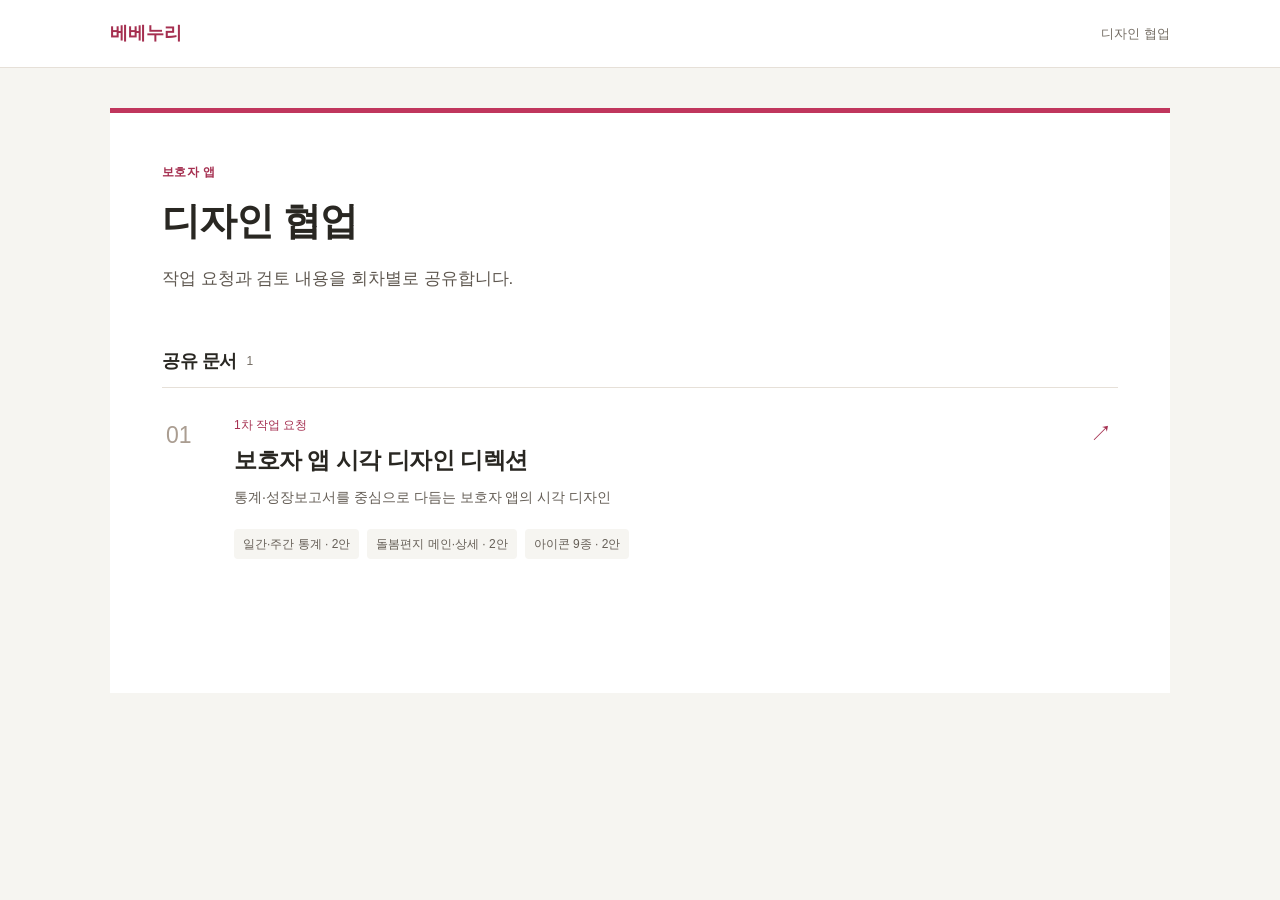
<file: index.html>
<!doctype html>
<html lang="ko"><head><meta charset="utf-8"><meta name="viewport" content="width=device-width,initial-scale=1">
<title>베베누리 디자인 협업</title><meta name="description" content="베베누리 디자인 작업 요청과 공유 문서"><meta name="robots" content="noindex,nofollow"><link rel="stylesheet" href="/styles.css"></head>
<body class="library-page">
<nav class="site-nav" aria-label="사이트"><a class="brand" href="/">베베누리</a><span class="library-nav-label">디자인 협업</span></nav>
<main class="library">
<header><p class="request-label">보호자 앱</p><h1>디자인 협업</h1><p>작업 요청과 검토 내용을 회차별로 공유합니다.</p></header>
<div class="library-heading"><h2>공유 문서</h2><span>1</span></div>
<div class="document-list"><a class="document-row" href="/requests/01/"><span class="document-number">01</span><div class="document-copy"><p class="document-label">1차 작업 요청</p><h2>보호자 앱 시각 디자인 디렉션</h2><p>통계·성장보고서를 중심으로 다듬는 보호자 앱의 시각 디자인</p><div class="document-tags"><span>일간·주간 통계 · 2안</span><span>돌봄편지 메인·상세 · 2안</span><span>아이콘 9종 · 2안</span></div></div><span class="document-arrow" aria-hidden="true">↗</span></a></div>
</main>
<script>
const oldSections=['direction','colors','icons','daily','weekly','scope'];
if(oldSections.includes(location.hash.slice(1)))location.replace('/requests/01/'+location.hash);
</script>
</body></html>
</file>
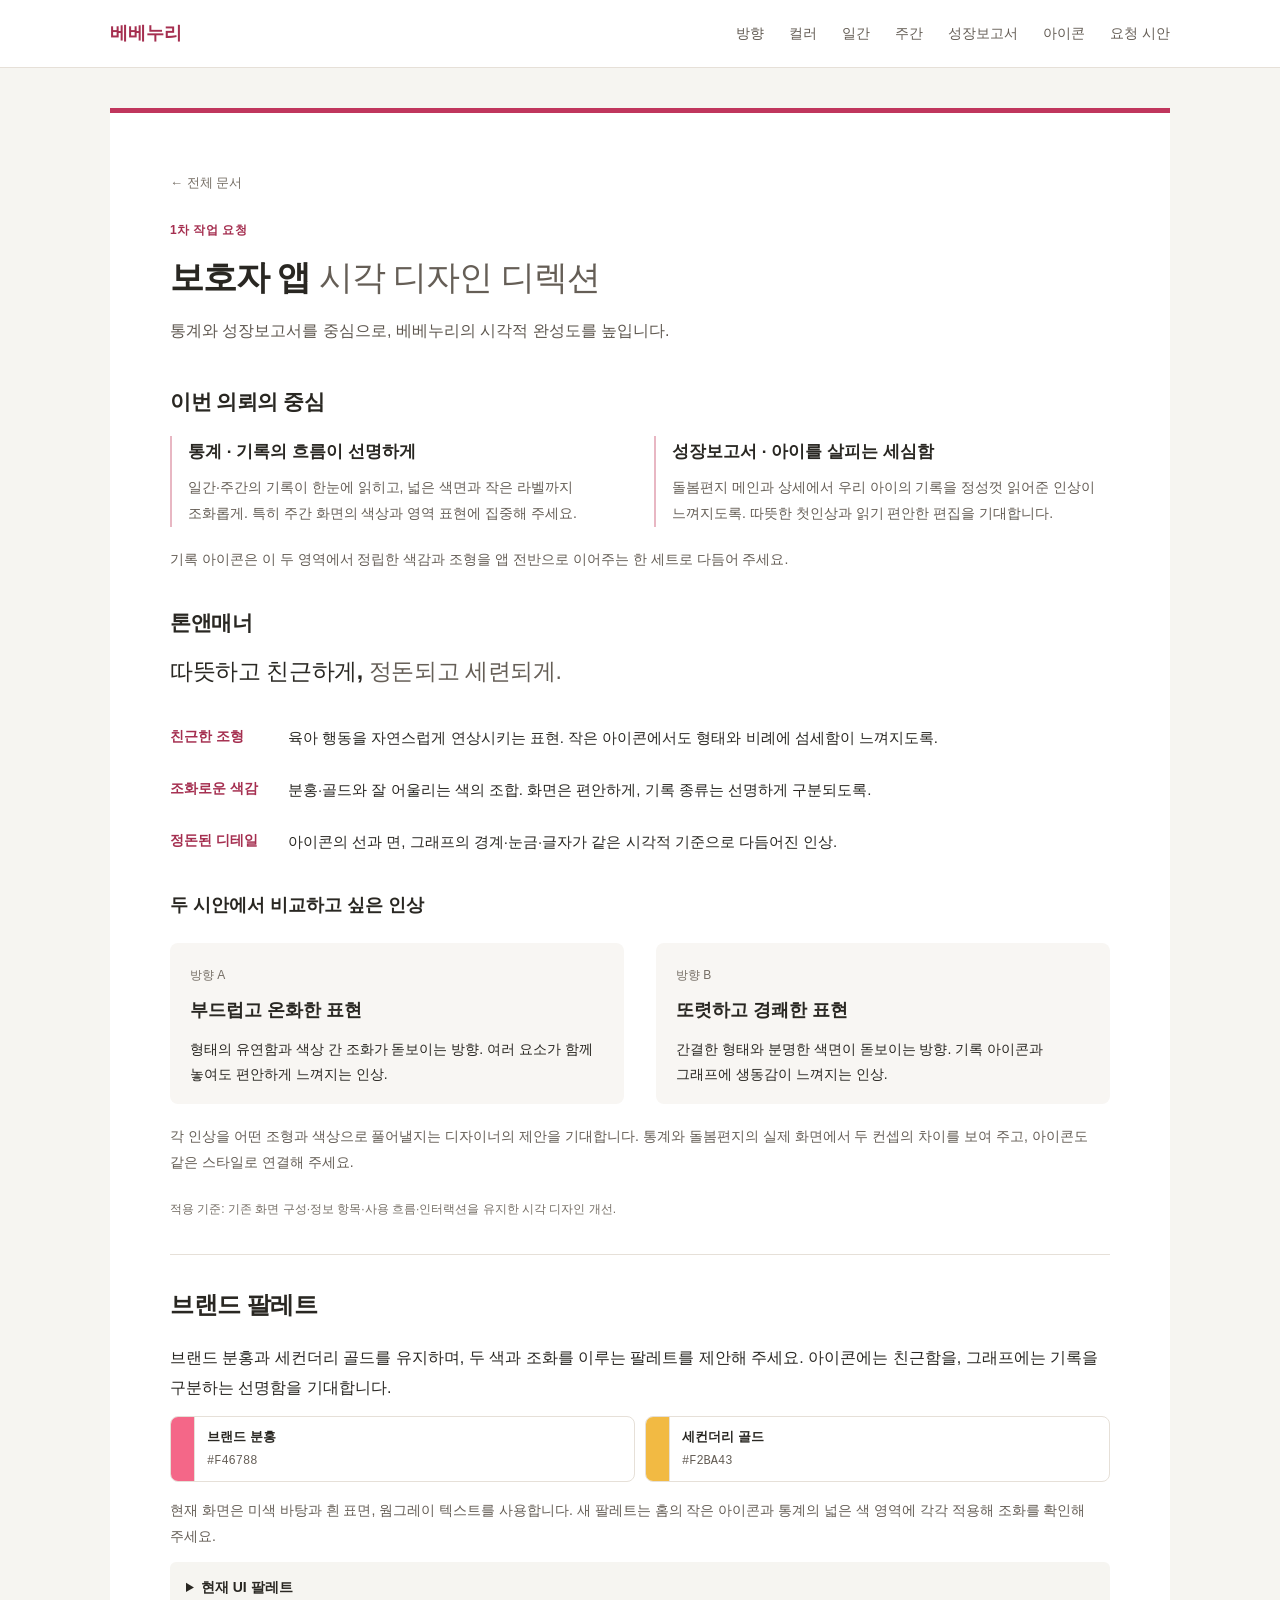
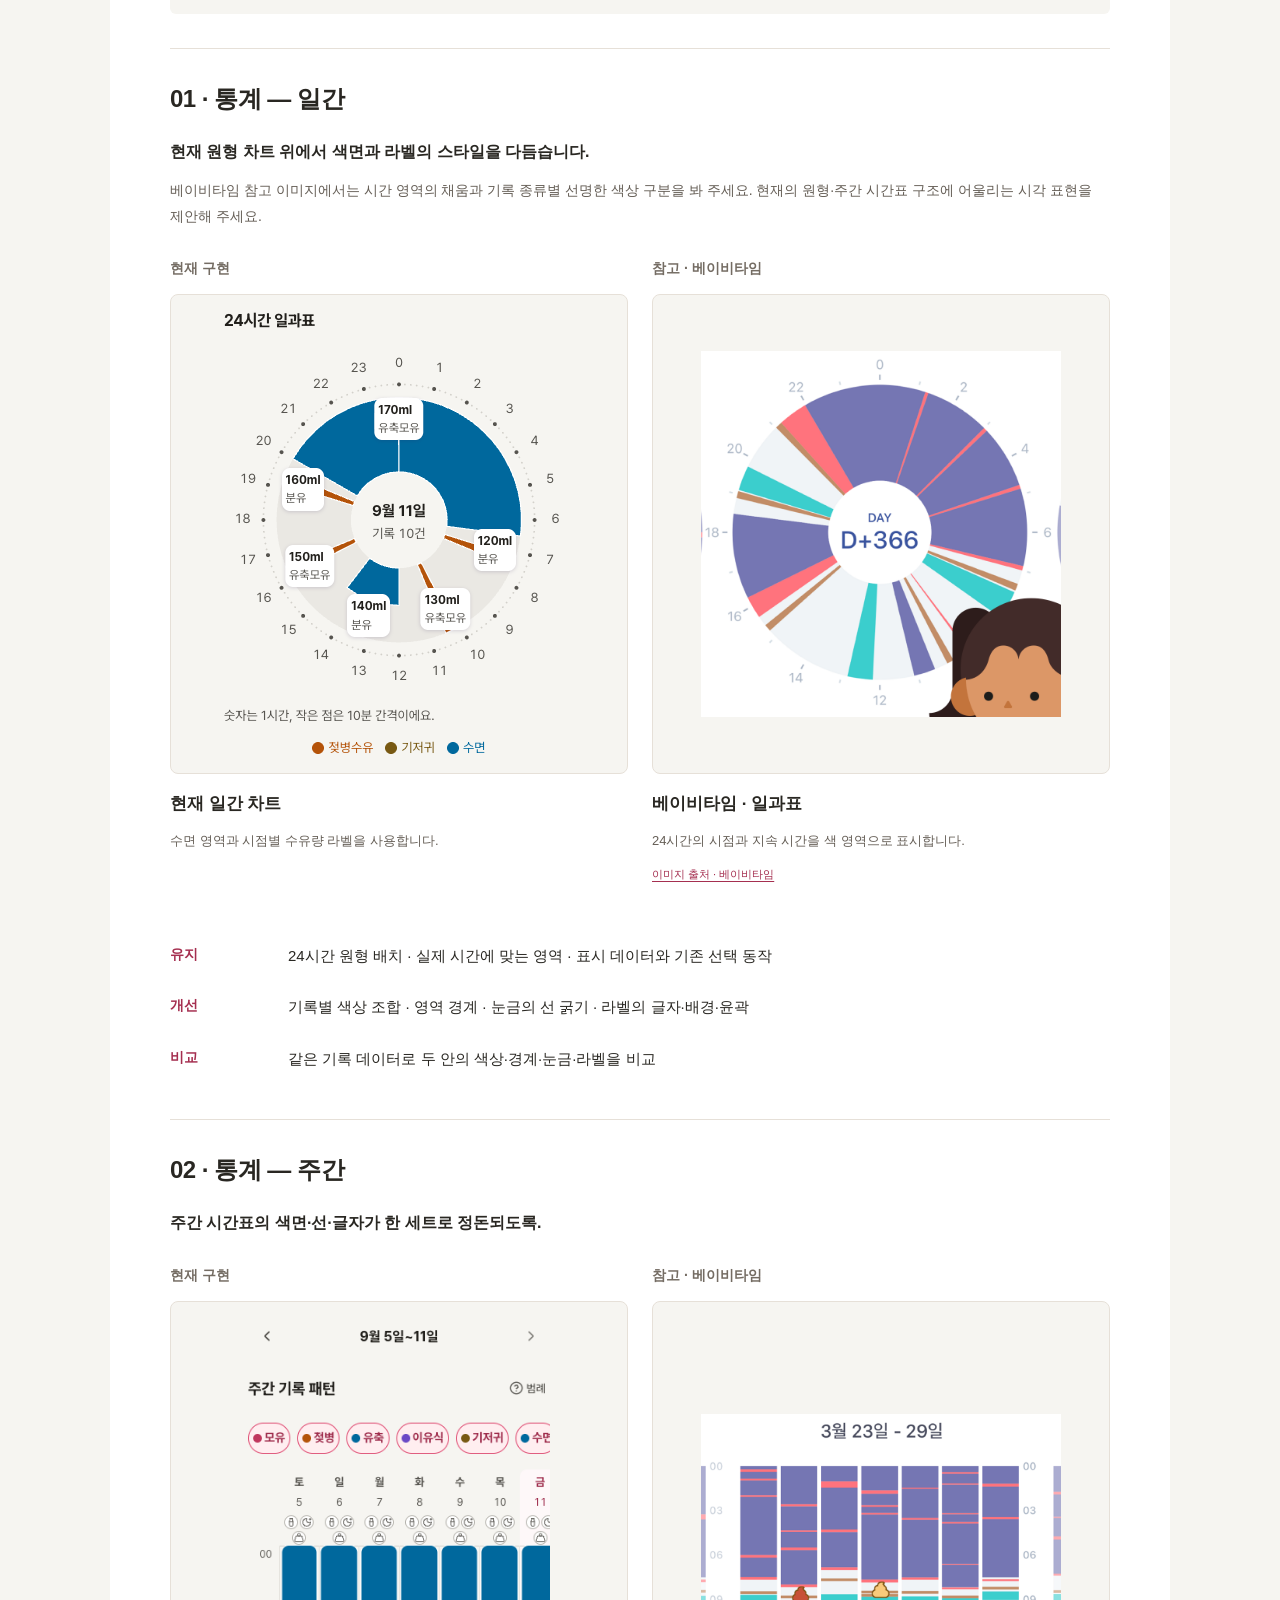
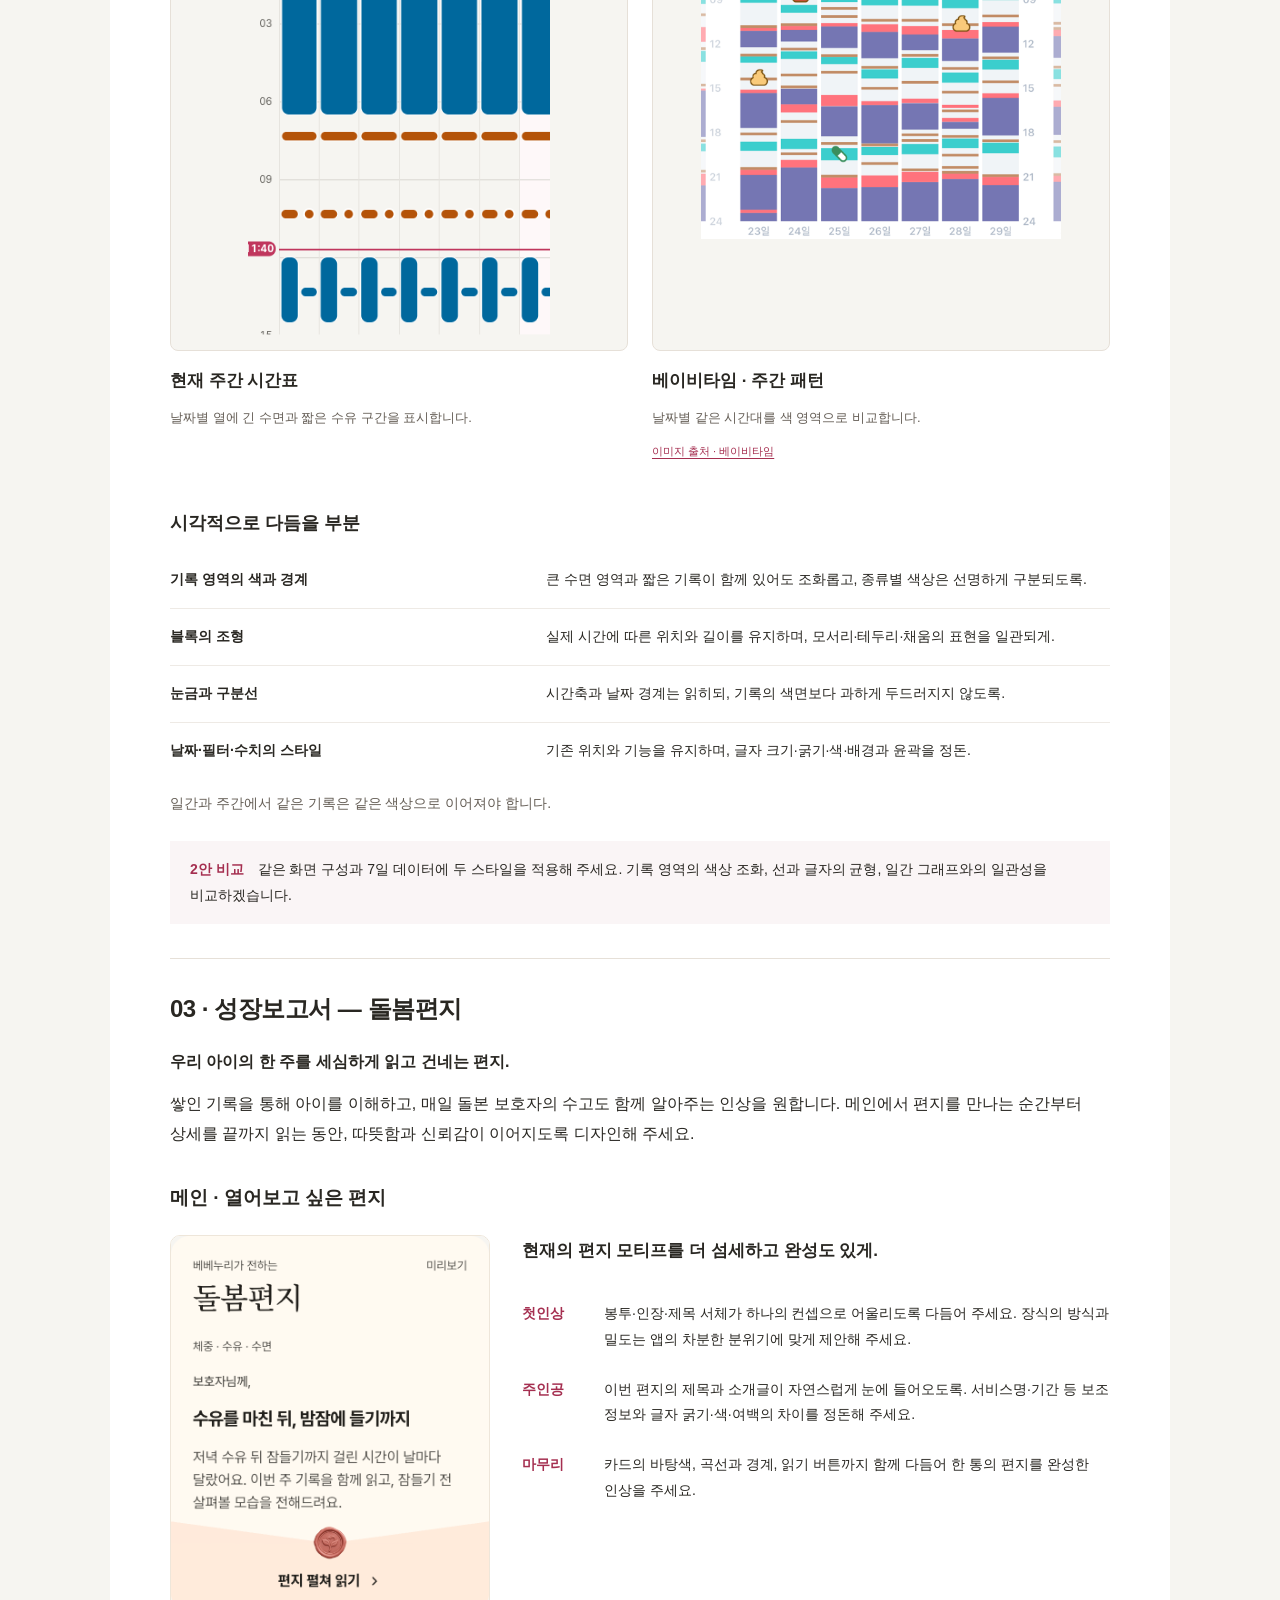
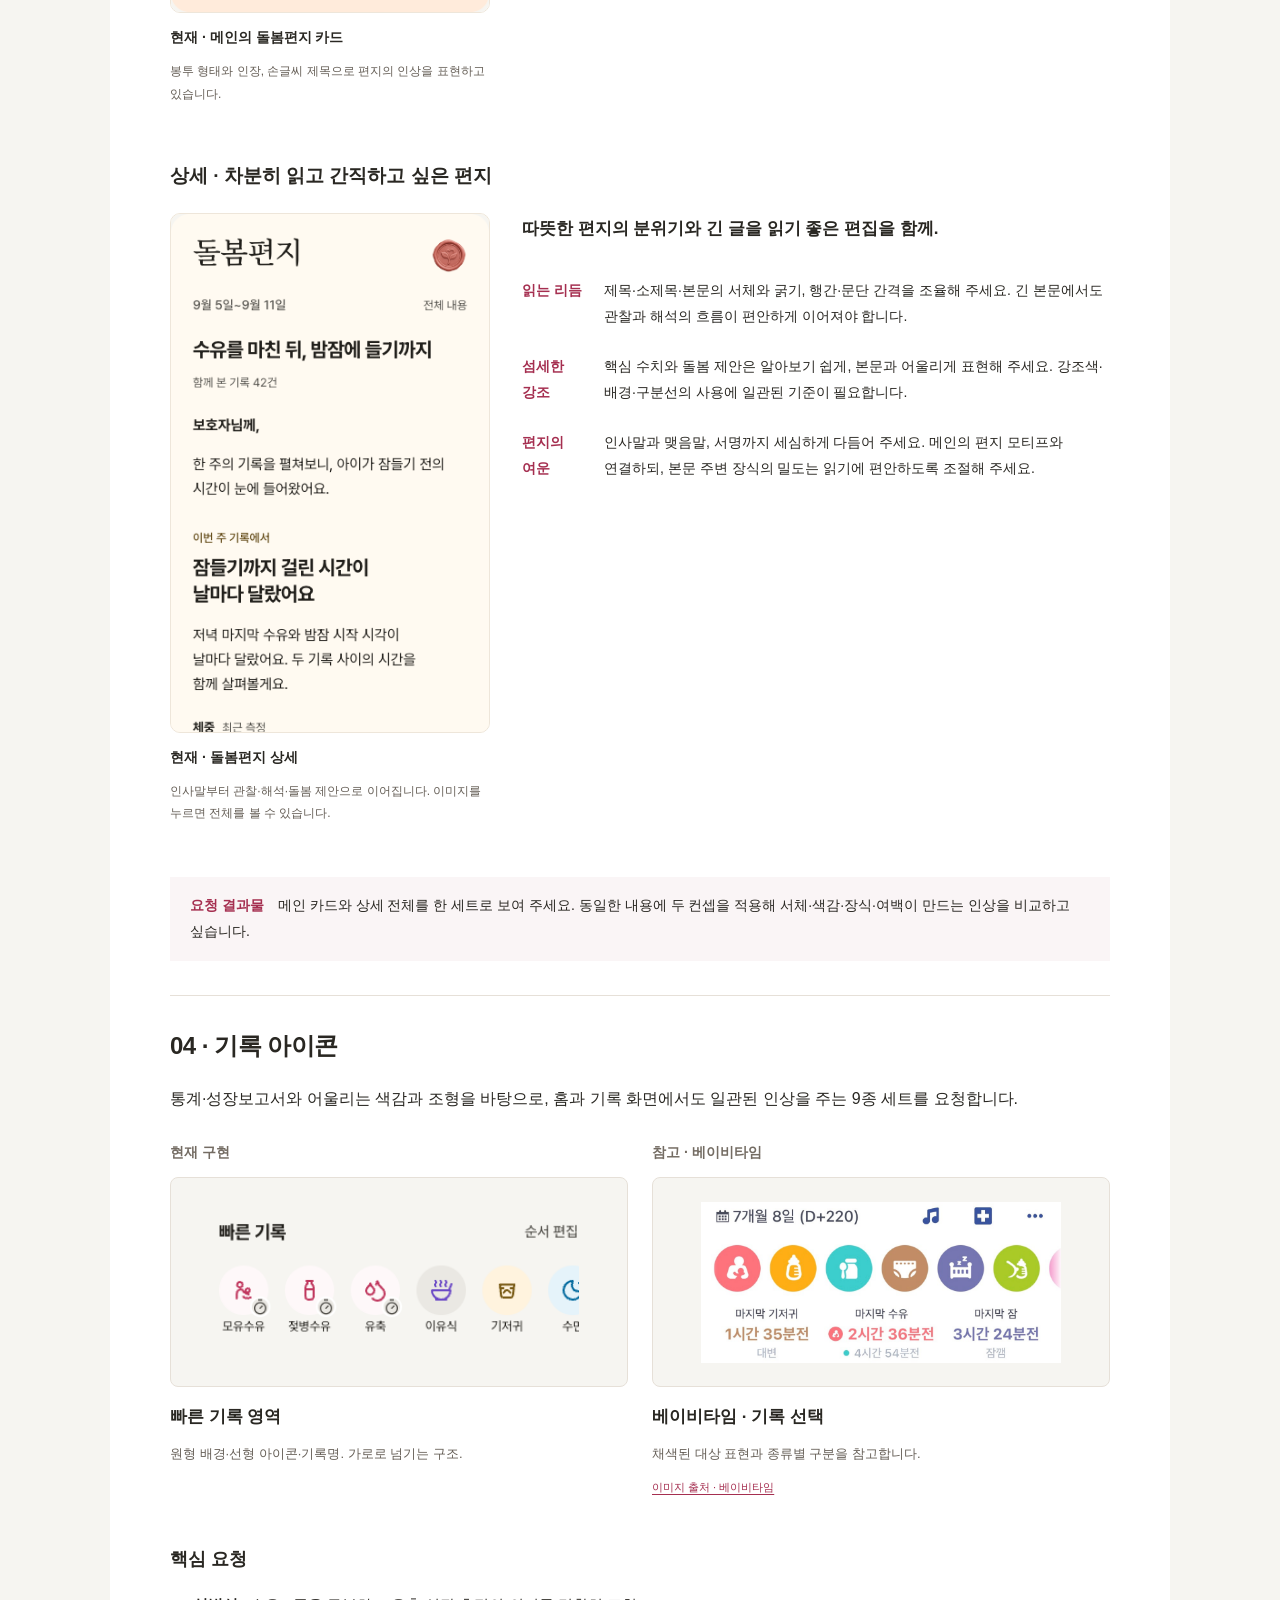
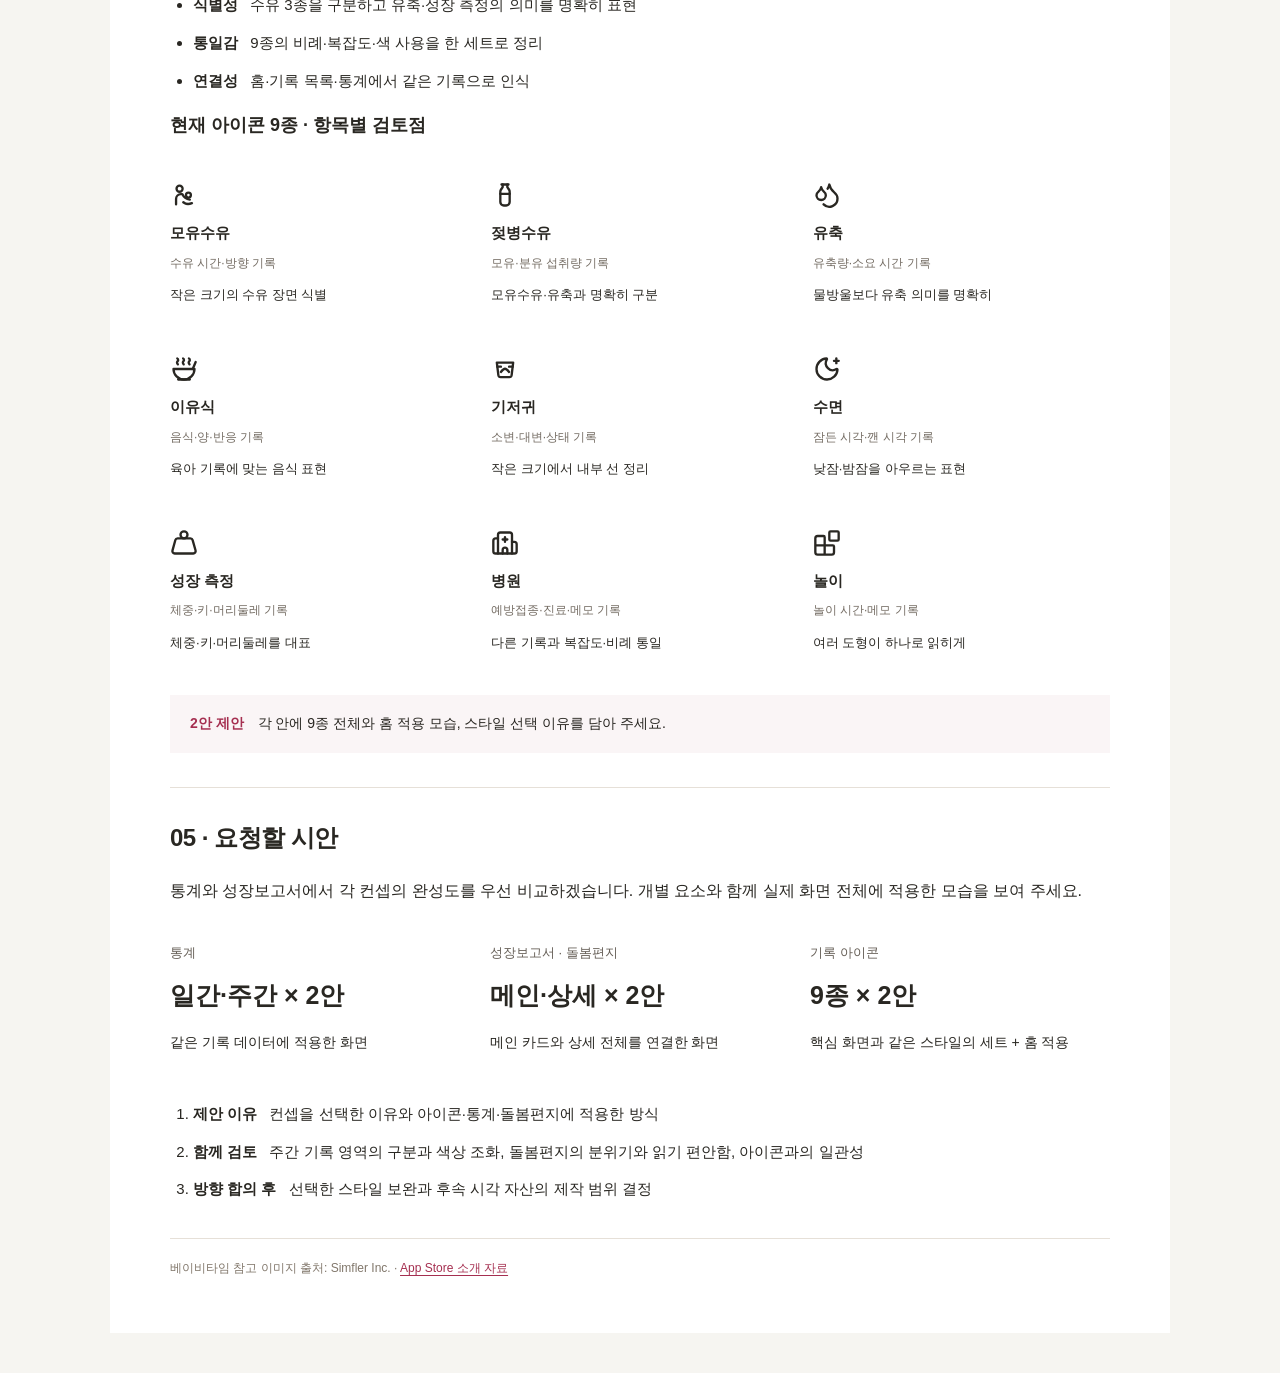
<file: requests/01/index.html>
<!doctype html><html lang="ko"><head><meta charset="utf-8"><meta name="viewport" content="width=device-width,initial-scale=1"><title>1차 작업 요청 · 시각 디자인 | 베베누리</title><meta name="description" content="베베누리 보호자 앱의 기록 아이콘·통계·돌봄편지 시각 디자인 디렉션"><meta name="robots" content="noindex,nofollow">
<link rel="stylesheet" href="/styles.css"></head><body><nav class="site-nav" aria-label="문서 목차"><a class="brand" href="/">베베누리</a><a href="#direction">방향</a><a href="#colors">컬러</a><a href="#daily">일간</a><a href="#weekly">주간</a><a href="#letter">성장보고서</a><a href="#icons">아이콘</a><a href="#scope">요청 시안</a></nav><main id="top">
<header><a class="back-to-list" href="/">← 전체 문서</a><p class="request-label">1차 작업 요청</p><h1 class="document-title"><strong>보호자 앱</strong> <span>시각 디자인 디렉션</span></h1>
<p>통계와 성장보고서를 중심으로, 베베누리의 시각적 완성도를 높입니다.</p>
</header>

<section id="direction"><h2>이번 의뢰의 중심</h2>
<div class="design-priorities">
<article><h3>통계 · 기록의 흐름이 선명하게</h3><p>일간·주간의 기록이 한눈에 읽히고, 넓은 색면과 작은 라벨까지 조화롭게. 특히 주간 화면의 색상과 영역 표현에 집중해 주세요.</p></article>
<article><h3>성장보고서 · 아이를 살피는 세심함</h3><p>돌봄편지 메인과 상세에서 우리 아이의 기록을 정성껏 읽어준 인상이 느껴지도록. 따뜻한 첫인상과 읽기 편안한 편집을 기대합니다.</p></article>
</div>
<p class="priority-support">기록 아이콘은 이 두 영역에서 정립한 색감과 조형을 앱 전반으로 이어주는 한 세트로 다듬어 주세요.</p>
<h2 class="tone-heading">톤앤매너</h2>
<p class="concept-lead">따뜻하고 친근하게, <span>정돈되고 세련되게.</span></p>

<dl class="brief-rules">
<div><dt>친근한 조형</dt><dd>육아 행동을 자연스럽게 연상시키는 표현. 작은 아이콘에서도 형태와 비례에 섬세함이 느껴지도록.</dd></div>
<div><dt>조화로운 색감</dt><dd>분홍·골드와 잘 어울리는 색의 조합. 화면은 편안하게, 기록 종류는 선명하게 구분되도록.</dd></div>
<div><dt>정돈된 디테일</dt><dd>아이콘의 선과 면, 그래프의 경계·눈금·글자가 같은 시각적 기준으로 다듬어진 인상.</dd></div>
</dl>
<h3>두 시안에서 비교하고 싶은 인상</h3>
<div class="concept-options">
<article><span>방향 A</span><h4>부드럽고 온화한 표현</h4><p>형태의 유연함과 색상 간 조화가 돋보이는 방향. 여러 요소가 함께 놓여도 편안하게 느껴지는 인상.</p></article>
<article><span>방향 B</span><h4>또렷하고 경쾌한 표현</h4><p>간결한 형태와 분명한 색면이 돋보이는 방향. 기록 아이콘과 그래프에 생동감이 느껴지는 인상.</p></article>
</div>
<p class="short-note">각 인상을 어떤 조형과 색상으로 풀어낼지는 디자이너의 제안을 기대합니다. 통계와 돌봄편지의 실제 화면에서 두 컨셉의 차이를 보여 주고, 아이콘도 같은 스타일로 연결해 주세요.</p>
<p class="scope-note">적용 기준: 기존 화면 구성·정보 항목·사용 흐름·인터랙션을 유지한 시각 디자인 개선.</p>
</section>
<section id="colors"><h2>브랜드 팔레트</h2>
<p>브랜드 분홍과 세컨더리 골드를 유지하며, 두 색과 조화를 이루는 팔레트를 제안해 주세요. 아이콘에는 친근함을, 그래프에는 기록을 구분하는 선명함을 기대합니다.</p>
<div class="palette fixed-palette"><article class="swatch"><div class="color-sample" style="background:#F46788"></div><div><strong>브랜드 분홍</strong><span class="hex">#F46788</span><p>브랜드의 기본 색상</p>
<code>--mt-brand-primary</code></div></article>
<article class="swatch"><div class="color-sample" style="background:#F2BA43"></div><div><strong>세컨더리 골드</strong><span class="hex">#F2BA43</span><p>브랜드의 세컨더리 색상</p>
<code>--mt-brand-secondary</code></div></article>
</div>
<p class="short-note">현재 화면은 미색 바탕과 흰 표면, 웜그레이 텍스트를 사용합니다. 새 팔레트는 홈의 작은 아이콘과 통계의 넓은 색 영역에 각각 적용해 조화를 확인해 주세요.</p>
<details class="reference-details"><summary>현재 UI 팔레트</summary><div class="palette"><article class="swatch"><div class="color-sample" style="background:#C0365D"></div><div><strong>주요 버튼·강조</strong><span class="hex">#C0365D</span><p>브랜드 분홍보다 짙은 버튼과 강조 텍스트</p>
</div></article>
<article class="swatch"><div class="color-sample" style="background:#9F2D4D"></div><div><strong>강한 CTA</strong><span class="hex">#9F2D4D</span><p>중요 행동을 위한 더 짙은 분홍</p>
</div></article>
<article class="swatch"><div class="color-sample" style="background:#F6F5F1"></div><div><strong>앱 기본 바탕</strong><span class="hex">#F6F5F1</span><p>앱 전반의 따뜻한 미색</p>
</div></article>
<article class="swatch"><div class="color-sample" style="background:#FFFFFF"></div><div><strong>카드·시트 표면</strong><span class="hex">#FFFFFF</span><p>기본 바탕 위의 흰 표면</p>
</div></article>
<article class="swatch"><div class="color-sample" style="background:#211F1B"></div><div><strong>주요 텍스트</strong><span class="hex">#211F1B</span><p>제목·본문·핵심 수치</p>
</div></article>
<article class="swatch"><div class="color-sample" style="background:#56544F"></div><div><strong>보조 텍스트</strong><span class="hex">#56544F</span><p>설명과 보조 정보</p>
</div></article>
<article class="swatch"><div class="color-sample" style="background:#FFEEF0"></div><div><strong>선택 배경</strong><span class="hex">#FFEEF0</span><p>연한 분홍의 선택 영역</p>
</div></article>
<article class="swatch"><div class="color-sample" style="background:#FFF3DE"></div><div><strong>따뜻한 강조 배경</strong><span class="hex">#FFF3DE</span><p>골드 계열의 밝은 강조 면</p>
</div></article>
<article class="swatch"><div class="color-sample" style="background:#007A78"></div><div><strong>정상</strong><span class="hex">#007A78</span><p>청록색 상태 표시</p>
</div></article>
<article class="swatch"><div class="color-sample" style="background:#F0A202"></div><div><strong>주의</strong><span class="hex">#F0A202</span><p>노란 주황색 채움</p>
</div></article>
<article class="swatch"><div class="color-sample" style="background:#A61B29"></div><div><strong>위험</strong><span class="hex">#A61B29</span><p>진홍색 상태 표시</p>
</div></article>
<article class="swatch"><div class="color-sample" style="background:#4A5568"></div><div><strong>판정 대기</strong><span class="hex">#4A5568</span><p>슬레이트색 상태 표시</p>
</div></article>
</div><p>상태색은 정상·주의·위험·대기의 의미를 전달하고, 기록 종류나 선택 상태와 구분되어야 합니다.</p>
</details>

</section>
<section id="daily"><h2>01 · 통계 — 일간</h2>
<p><strong>현재 원형 차트 위에서 색면과 라벨의 스타일을 다듬습니다.</strong></p>
<p class="short-note">베이비타임 참고 이미지에서는 시간 영역의 채움과 기록 종류별 선명한 색상 구분을 봐 주세요. 현재의 원형·주간 시간표 구조에 어울리는 시각 표현을 제안해 주세요.</p>
<div class="comparison comparison-daily"><div><h3>현재 구현</h3>
<figure><button class="expand" aria-label="현재 일간 차트 확대"><span class="image-crop" style="--crop-ratio:0.781250;aspect-ratio:350/448"><img style="width:100.00000%;max-width:none;height:auto;left:0.00000%;top:0.00000%" src="/assets/01/current-daily.png" alt="현재 일간 차트"></span></button><figcaption><strong>현재 일간 차트</strong><p>수면 영역과 시점별 수유량 라벨을 사용합니다.</p>
</figcaption></figure>
</div><div><h3>참고 · 베이비타임</h3>
<figure><button class="expand" aria-label="일간 일과표 이미지 확대"><span class="image-crop" style="--crop-ratio:0.984043;aspect-ratio:925/940"><img style="width:134.27027%;max-width:none;height:auto;left:-17.83784%;top:-87.23404%" src="/assets/01/babytime-daily.png" alt="베이비타임 일간 일과표 참고 이미지"></span></button><figcaption><strong>베이비타임 · 일과표</strong><p>24시간의 시점과 지속 시간을 색 영역으로 표시합니다.</p>
<a href="https://is1-ssl.mzstatic.com/image/thumb/Purple112/v4/0e/db/94/0edb9422-8b29-2d84-781e-0ce4e76e7c90/db3ed5ea-ed5e-498d-9136-3be3eb76f281_Appstore_KR_02.png/392x696bb.png" target="_blank" rel="noreferrer">이미지 출처 · 베이비타임</a></figcaption></figure>
</div></div>
<dl class="brief-rules"><div><dt>유지</dt><dd>24시간 원형 배치 · 실제 시간에 맞는 영역 · 표시 데이터와 기존 선택 동작</dd></div>
<div><dt>개선</dt><dd>기록별 색상 조합 · 영역 경계 · 눈금의 선 굵기 · 라벨의 글자·배경·윤곽</dd></div>
<div><dt>비교</dt><dd>같은 기록 데이터로 두 안의 색상·경계·눈금·라벨을 비교</dd></div></dl>
</section>
<section id="weekly"><h2>02 · 통계 — 주간</h2>
<p class="lead"><strong>주간 시간표의 색면·선·글자가 한 세트로 정돈되도록.</strong></p>
<div class="comparison comparison-weekly"><div><h3>현재 구현</h3>
<figure><button class="expand" aria-label="현재 주간 시간표 확대"><span class="image-crop" style="--crop-ratio:0.490196;aspect-ratio:350/714"><img style="width:100.00000%;max-width:none;height:auto;left:0.00000%;top:0.00000%" src="/assets/01/current-weekly.png" alt="현재 주간 시간표"></span></button><figcaption><strong>현재 주간 시간표</strong><p>날짜별 열에 긴 수면과 짧은 수유 구간을 표시합니다.</p>
</figcaption></figure>
</div><div><h3>참고 · 베이비타임</h3>
<figure><button class="expand" aria-label="주간 패턴 이미지 확대"><span class="image-crop" style="--crop-ratio:0.846154;aspect-ratio:990/1170"><img style="width:125.45455%;max-width:none;height:auto;left:-12.62626%;top:-65.81197%" src="/assets/01/babytime-weekly.png" alt="베이비타임 주간 패턴 참고 이미지"></span></button><figcaption><strong>베이비타임 · 주간 패턴</strong><p>날짜별 같은 시간대를 색 영역으로 비교합니다.</p>
<a href="https://is1-ssl.mzstatic.com/image/thumb/PurpleSource112/v4/6e/77/e2/6e77e22b-38f2-4943-9671-ba6ce833d300/23f01aa0-59c7-4bdb-9d9d-5dc3a458234c_iOS_weekly_KR.png/392x696bb.png" target="_blank" rel="noreferrer">이미지 출처 · 베이비타임</a></figcaption></figure>
</div></div>
<h3>시각적으로 다듬을 부분</h3>
<div class="issue-list">
<div><strong>기록 영역의 색과 경계</strong><span>큰 수면 영역과 짧은 기록이 함께 있어도 조화롭고, 종류별 색상은 선명하게 구분되도록.</span></div>
<div><strong>블록의 조형</strong><span>실제 시간에 따른 위치와 길이를 유지하며, 모서리·테두리·채움의 표현을 일관되게.</span></div>
<div><strong>눈금과 구분선</strong><span>시간축과 날짜 경계는 읽히되, 기록의 색면보다 과하게 두드러지지 않도록.</span></div>
<div><strong>날짜·필터·수치의 스타일</strong><span>기존 위치와 기능을 유지하며, 글자 크기·굵기·색·배경과 윤곽을 정돈.</span></div>
</div>
<p class="short-note">일간과 주간에서 같은 기록은 같은 색상으로 이어져야 합니다. </p>
<p class="deliver-line"><strong>2안 비교</strong> 같은 화면 구성과 7일 데이터에 두 스타일을 적용해 주세요. 기록 영역의 색상 조화, 선과 글자의 균형, 일간 그래프와의 일관성을 비교하겠습니다.</p>
</section>
<section id="letter"><h2>03 · 성장보고서 — 돌봄편지</h2>
<p class="lead"><strong>우리 아이의 한 주를 세심하게 읽고 건네는 편지.</strong></p>
<p>쌓인 기록을 통해 아이를 이해하고, 매일 돌본 보호자의 수고도 함께 알아주는 인상을 원합니다. 메인에서 편지를 만나는 순간부터 상세를 끝까지 읽는 동안, 따뜻함과 신뢰감이 이어지도록 디자인해 주세요.</p>
<h3 class="letter-subtitle">메인 · 열어보고 싶은 편지</h3>
<div class="letter-direction">
<figure><button class="expand" aria-label="현재 돌봄편지 메인 카드 확대"><img src="/assets/01/letter-main.png" alt="현재 메인의 돌봄편지 카드: 제목과 소개글, 봉투 형태와 인장, 편지 펼쳐 읽기 버튼"></button><figcaption><strong>현재 · 메인의 돌봄편지 카드</strong><p>봉투 형태와 인장, 손글씨 제목으로 편지의 인상을 표현하고 있습니다.</p></figcaption></figure>
<div><p class="letter-intent">현재의 편지 모티프를 더 섬세하고 완성도 있게.</p>
<dl class="brief-rules">
<div><dt>첫인상</dt><dd>봉투·인장·제목 서체가 하나의 컨셉으로 어울리도록 다듬어 주세요. 장식의 방식과 밀도는 앱의 차분한 분위기에 맞게 제안해 주세요.</dd></div>
<div><dt>주인공</dt><dd>이번 편지의 제목과 소개글이 자연스럽게 눈에 들어오도록. 서비스명·기간 등 보조 정보와 글자 굵기·색·여백의 차이를 정돈해 주세요.</dd></div>
<div><dt>마무리</dt><dd>카드의 바탕색, 곡선과 경계, 읽기 버튼까지 함께 다듬어 한 통의 편지를 완성한 인상을 주세요.</dd></div>
</dl></div></div>
<h3 class="letter-subtitle">상세 · 차분히 읽고 간직하고 싶은 편지</h3>
<div class="letter-direction">
<figure><button class="expand letter-detail-image" aria-label="현재 돌봄편지 상세 전체 확대"><img src="/assets/01/letter-detail.png" alt="현재 돌봄편지 상세: 인사말, 기록 관찰, 수치 요약, 해석, 돌봄 제안과 맺음말"></button><figcaption><strong>현재 · 돌봄편지 상세</strong><p>인사말부터 관찰·해석·돌봄 제안으로 이어집니다. 이미지를 누르면 전체를 볼 수 있습니다.</p></figcaption></figure>
<div><p class="letter-intent">따뜻한 편지의 분위기와 긴 글을 읽기 좋은 편집을 함께.</p>
<dl class="brief-rules">
<div><dt>읽는 리듬</dt><dd>제목·소제목·본문의 서체와 굵기, 행간·문단 간격을 조율해 주세요. 긴 본문에서도 관찰과 해석의 흐름이 편안하게 이어져야 합니다.</dd></div>
<div><dt>섬세한 강조</dt><dd>핵심 수치와 돌봄 제안은 알아보기 쉽게, 본문과 어울리게 표현해 주세요. 강조색·배경·구분선의 사용에 일관된 기준이 필요합니다.</dd></div>
<div><dt>편지의 여운</dt><dd>인사말과 맺음말, 서명까지 세심하게 다듬어 주세요. 메인의 편지 모티프와 연결하되, 본문 주변 장식의 밀도는 읽기에 편안하도록 조절해 주세요.</dd></div>
</dl></div></div>
<p class="deliver-line"><strong>요청 결과물</strong> 메인 카드와 상세 전체를 한 세트로 보여 주세요. 동일한 내용에 두 컨셉을 적용해 서체·색감·장식·여백이 만드는 인상을 비교하고 싶습니다.</p>
</section>

<section id="icons"><h2>04 · 기록 아이콘</h2>
<p>통계·성장보고서와 어울리는 색감과 조형을 바탕으로, 홈과 기록 화면에서도 일관된 인상을 주는 9종 세트를 요청합니다.</p>
<div class="comparison comparison-icons"><div><h3>현재 구현</h3>
<figure><button class="expand" aria-label="빠른 기록 영역 확대"><span class="image-crop" style="--crop-ratio:2.845528;aspect-ratio:350/123"><img style="width:100.00000%;max-width:none;height:auto;left:0.00000%;top:0.00000%" src="/assets/01/current-records.png" alt="빠른 기록 영역"></span></button><figcaption><strong>빠른 기록 영역</strong><p>원형 배경·선형 아이콘·기록명. 가로로 넘기는 구조.</p>
</figcaption></figure>
</div><div><h3>참고 · 베이비타임</h3>
<figure><button class="expand" aria-label="아이콘과 기록 선택 이미지 확대"><span class="image-crop" style="--crop-ratio:2.229167;aspect-ratio:1070/480"><img style="width:116.07477%;max-width:none;height:auto;left:-7.94393%;top:-93.75000%" src="/assets/01/babytime-records.png" alt="베이비타임 아이콘과 기록 선택 참고 이미지"></span></button><figcaption><strong>베이비타임 · 기록 선택</strong><p>채색된 대상 표현과 종류별 구분을 참고합니다.</p>
<a href="https://is1-ssl.mzstatic.com/image/thumb/PurpleSource122/v4/e8/33/f3/e833f3ce-8058-9f5b-f39e-9cb8eca64eab/403bd6ec-b80b-4a60-b1d9-384f7fd5e80f_Appstore_KR_2208.png/392x696bb.png" target="_blank" rel="noreferrer">이미지 출처 · 베이비타임</a></figcaption></figure>
</div></div>
<h3>핵심 요청</h3>
<ul class="concise-list"><li><strong>식별성</strong> 수유 3종을 구분하고 유축·성장 측정의 의미를 명확히 표현</li><li><strong>통일감</strong> 9종의 비례·복잡도·색 사용을 한 세트로 정리</li><li><strong>연결성</strong> 홈·기록 목록·통계에서 같은 기록으로 인식</li></ul>
<h3>현재 아이콘 9종 · 항목별 검토점</h3>
<div class="icon-inventory"><article class="icon-item"><div class="current-symbol"><svg width="24" height="24" viewBox="0 0 24 24" fill="none" stroke="currentColor" stroke-width="2" stroke-linecap="round" stroke-linejoin="round" aria-hidden="true"><path d="M8.2 9.2a2.6 2.6 0 1 0 0-5.2 2.6 2.6 0 0 0 0 5.2Z"/><path d="M15.8 14.2a2.1 2.1 0 1 0 0-4.2 2.1 2.1 0 0 0 0 4.2Z"/><path d="M5.2 20v-4.6c0-2.3 1.9-4.2 4.2-4.2h1.1c1.2 2.6 3.6 4.4 6.5 4.8"/><path d="M11.4 18.2c1.9 1.6 4.8 1.9 7.4.8"/></svg><strong>모유수유</strong><span>수유 시간·방향 기록</span></div><p>작은 크기의 수유 장면 식별</p>
</article>
<article class="icon-item"><div class="current-symbol"><svg width="24" height="24" viewBox="0 0 24 24" fill="none" stroke="currentColor" stroke-width="2" stroke-linecap="round" stroke-linejoin="round" aria-hidden="true"><path d="M9 3h6"/><path d="M10 3v2.3L8.5 7.5A3 3 0 0 0 8 9.2V18a3 3 0 0 0 3 3h2a3 3 0 0 0 3-3V9.2a3 3 0 0 0-.5-1.7L14 5.3V3"/><path d="M8 11h8"/></svg><strong>젖병수유</strong><span>모유·분유 섭취량 기록</span></div><p>모유수유·유축과 명확히 구분</p>
</article>
<article class="icon-item"><div class="current-symbol"><svg xmlns="http://www.w3.org/2000/svg" width="24" height="24" viewBox="0 0 24 24" fill="none" stroke="currentColor" stroke-width="2" stroke-linecap="round" stroke-linejoin="round" class="lucide lucide-droplets" aria-hidden="true"><path d="M7 16.3c2.2 0 4-1.83 4-4.05 0-1.16-.57-2.26-1.71-3.19S7.29 6.75 7 5.3c-.29 1.45-1.14 2.84-2.29 3.76S3 11.1 3 12.25c0 2.22 1.8 4.05 4 4.05z"></path><path d="M12.56 6.6A10.97 10.97 0 0 0 14 3.02c.5 2.5 2 4.9 4 6.5s3 3.5 3 5.5a6.98 6.98 0 0 1-11.91 4.97"></path></svg><strong>유축</strong><span>유축량·소요 시간 기록</span></div><p>물방울보다 유축 의미를 명확히</p>
</article>
<article class="icon-item"><div class="current-symbol"><svg xmlns="http://www.w3.org/2000/svg" width="24" height="24" viewBox="0 0 24 24" fill="none" stroke="currentColor" stroke-width="2" stroke-linecap="round" stroke-linejoin="round" class="lucide lucide-soup" aria-hidden="true"><path d="M12 21a9 9 0 0 0 9-9H3a9 9 0 0 0 9 9Z"></path><path d="M7 21h10"></path><path d="M19.5 12 22 6"></path><path d="M16.25 3c.27.1.8.53.75 1.36-.06.83-.93 1.2-1 2.02-.05.78.34 1.24.73 1.62"></path><path d="M11.25 3c.27.1.8.53.74 1.36-.05.83-.93 1.2-.98 2.02-.06.78.33 1.24.72 1.62"></path><path d="M6.25 3c.27.1.8.53.75 1.36-.06.83-.93 1.2-1 2.02-.05.78.34 1.24.74 1.62"></path></svg><strong>이유식</strong><span>음식·양·반응 기록</span></div><p>육아 기록에 맞는 음식 표현</p>
</article>
<article class="icon-item"><div class="current-symbol"><svg width="24" height="24" viewBox="0 0 24 24" fill="none" stroke="currentColor" stroke-width="2" stroke-linecap="round" stroke-linejoin="round" aria-hidden="true"><path d="M5 6.5h14l-1.3 10.8a2 2 0 0 1-2 1.7H8.3a2 2 0 0 1-2-1.7L5 6.5Z"/><path d="M5.5 10h3M15.5 10h3"/><path d="M8.5 14.5c1.4-1.8 2.5-2.7 3.5-2.7s2.1.9 3.5 2.7"/></svg><strong>기저귀</strong><span>소변·대변·상태 기록</span></div><p>작은 크기에서 내부 선 정리</p>
</article>
<article class="icon-item"><div class="current-symbol"><svg xmlns="http://www.w3.org/2000/svg" width="24" height="24" viewBox="0 0 24 24" fill="none" stroke="currentColor" stroke-width="2" stroke-linecap="round" stroke-linejoin="round" class="lucide lucide-moon-star" aria-hidden="true"><path d="M18 5h4"></path><path d="M20 3v4"></path><path d="M20.985 12.486a9 9 0 1 1-9.473-9.472c.405-.022.617.46.402.803a6 6 0 0 0 8.268 8.268c.344-.215.825-.004.803.401"></path></svg><strong>수면</strong><span>잠든 시각·깬 시각 기록</span></div><p>낮잠·밤잠을 아우르는 표현</p>
</article>
<article class="icon-item"><div class="current-symbol"><svg xmlns="http://www.w3.org/2000/svg" width="24" height="24" viewBox="0 0 24 24" fill="none" stroke="currentColor" stroke-width="2" stroke-linecap="round" stroke-linejoin="round" class="lucide lucide-weight" aria-hidden="true"><circle cx="12" cy="5" r="3"></circle><path d="M6.5 8a2 2 0 0 0-1.905 1.46L2.1 18.5A2 2 0 0 0 4 21h16a2 2 0 0 0 1.925-2.54L19.4 9.5A2 2 0 0 0 17.48 8Z"></path></svg><strong>성장 측정</strong><span>체중·키·머리둘레 기록</span></div><p>체중·키·머리둘레를 대표</p>
</article>
<article class="icon-item"><div class="current-symbol"><svg xmlns="http://www.w3.org/2000/svg" width="24" height="24" viewBox="0 0 24 24" fill="none" stroke="currentColor" stroke-width="2" stroke-linecap="round" stroke-linejoin="round" class="lucide lucide-hospital" aria-hidden="true"><path d="M12 7v4"></path><path d="M14 21v-3a2 2 0 0 0-4 0v3"></path><path d="M14 9h-4"></path><path d="M18 11h2a2 2 0 0 1 2 2v6a2 2 0 0 1-2 2H4a2 2 0 0 1-2-2v-9a2 2 0 0 1 2-2h2"></path><path d="M18 21V5a2 2 0 0 0-2-2H8a2 2 0 0 0-2 2v16"></path></svg><strong>병원</strong><span>예방접종·진료·메모 기록</span></div><p>다른 기록과 복잡도·비례 통일</p>
</article>
<article class="icon-item"><div class="current-symbol"><svg xmlns="http://www.w3.org/2000/svg" width="24" height="24" viewBox="0 0 24 24" fill="none" stroke="currentColor" stroke-width="2" stroke-linecap="round" stroke-linejoin="round" class="lucide lucide-blocks" aria-hidden="true"><path d="M10 22V7a1 1 0 0 0-1-1H4a2 2 0 0 0-2 2v12a2 2 0 0 0 2 2h12a2 2 0 0 0 2-2v-5a1 1 0 0 0-1-1H2"></path><rect x="14" y="2" width="8" height="8" rx="1"></rect></svg><strong>놀이</strong><span>놀이 시간·메모 기록</span></div><p>여러 도형이 하나로 읽히게</p>
</article>
</div>
<p class="deliver-line"><strong>2안 제안</strong> 각 안에 9종 전체와 홈 적용 모습, 스타일 선택 이유를 담아 주세요.</p>
</section>
<section id="scope"><h2>05 · 요청할 시안</h2>
<p>통계와 성장보고서에서 각 컨셉의 완성도를 우선 비교하겠습니다. 개별 요소와 함께 실제 화면 전체에 적용한 모습을 보여 주세요.</p>
<div class="deliverables"><article><span>통계</span><h3>일간·주간 × 2안</h3><p>같은 기록 데이터에 적용한 화면</p></article>
<article><span>성장보고서 · 돌봄편지</span><h3>메인·상세 × 2안</h3><p>메인 카드와 상세 전체를 연결한 화면</p></article>
<article><span>기록 아이콘</span><h3>9종 × 2안</h3><p>핵심 화면과 같은 스타일의 세트 + 홈 적용</p></article></div>
<ol class="concise-list"><li><strong>제안 이유</strong> 컨셉을 선택한 이유와 아이콘·통계·돌봄편지에 적용한 방식</li><li><strong>함께 검토</strong> 주간 기록 영역의 구분과 색상 조화, 돌봄편지의 분위기와 읽기 편안함, 아이콘과의 일관성</li><li><strong>방향 합의 후</strong> 선택한 스타일 보완과 후속 시각 자산의 제작 범위 결정</li></ol>
</section>
<footer>베이비타임 참고 이미지 출처: Simfler Inc. · <a href="https://apps.apple.com/kr/app/babytime-record-analysis/id1052459780" target="_blank" rel="noreferrer">App Store 소개 자료</a></footer>
</main><dialog id="zoom" aria-label="참고 이미지 확대"><button id="close">닫기</button><img id="full" alt=""></dialog>
<script src="/app.js" defer></script>
</body></html>
</file>
<file: styles.css>
*{box-sizing:border-box}body{margin:0;background:#f6f5f1;color:#292722;font:16px/1.85 -apple-system,BlinkMacSystemFont,"Apple SD Gothic Neo","Malgun Gothic",sans-serif;word-break:keep-all}main{max-width:1060px;margin:40px auto;background:white;padding:54px 60px;border-top:5px solid #c0365d}header{margin-bottom:38px}h1{font-size:34px;line-height:1.4;letter-spacing:-1px;margin:0 0 24px}h2{font-size:24px;line-height:1.5;letter-spacing:-.5px;margin:0 0 20px}h3{font-size:18px;margin:0 0 12px}p{margin:12px 0}header p{font-size:18px;color:#5e574f}section{border-top:1px solid #e6e0d8;padding-top:32px;margin-top:34px}strong{font-weight:650}.goal{padding:22px 26px;background:#faf5f6;border-left:3px solid #c0365d;margin:22px 0}.goal p{margin:0}.table{overflow-x:auto}table{width:100%;border-collapse:collapse;font-size:14px;margin:22px 0}th,td{padding:14px 16px;vertical-align:top;text-align:left;border-bottom:1px solid #e6e0d8}th{background:#f3f0eb;font-weight:650}td:first-child{width:23%;font-weight:650}.split{display:grid;grid-template-columns:1fr 1fr;gap:28px}.split>*{min-width:0}.icon-ref{max-width:340px;margin:25px auto}.refs{display:grid;grid-template-columns:1fr 1fr;gap:28px;margin-top:26px}figure{margin:0;border:1px solid #e6e0d8;border-radius:10px;overflow:hidden;background:#fff}.expand{display:block;width:100%;padding:0;border:0;background:#f3f8fa;cursor:zoom-in}.expand img{width:100%;height:auto;display:block}figcaption{padding:20px;font-size:13px;color:#655e56}figcaption strong{display:block;color:#292722;font-size:17px}figcaption p{margin:9px 0}a{color:#a52f50;text-underline-offset:3px}figcaption a{font-size:11px}ul,ol{padding-left:23px}li{margin:10px 0}footer{border-top:1px solid #e6e0d8;margin-top:35px;padding-top:18px;color:#81776b;font-size:12px}dialog{border:0;border-radius:12px;padding:48px 16px 16px;max-width:min(94vw,800px);max-height:94vh}dialog::backdrop{background:#1e1816cc}dialog img{display:block;width:100%;height:auto}dialog button{position:sticky;top:0;float:right;margin-top:-39px;padding:7px 17px;border:1px solid #ccc;background:white;border-radius:7px;font:inherit;cursor:pointer}button:focus-visible,a:focus-visible{outline:3px solid #c0365d;outline-offset:3px}
@media(max-width:700px){main{margin:0;padding:30px 20px}h1{font-size:28px}h2{font-size:22px}header p{font-size:16px}.split,.refs{grid-template-columns:1fr}table{min-width:580px}.goal{padding:18px}.icon-ref{max-width:100%}}
@media print{@page{size:A4;margin:15mm}body{background:white;font-size:10pt}main{margin:0;padding:0;border:none;max-width:none}h1{font-size:23pt}h2{font-size:17pt;break-after:avoid}h3{break-after:avoid}header p{font-size:11pt}section{padding-top:23px;margin-top:26px}table{font-size:9pt}th,td{padding:9px}.table{overflow:visible}tr,figure{break-inside:avoid}.icon-ref{max-width:240px}.refs{gap:20px}figcaption{padding:12px;font-size:9pt}a{color:inherit}}

.current-records{border-top:1px solid #dedbd5;margin-top:24px}
.current-record{display:grid;grid-template-columns:180px 1fr;gap:28px;padding:24px 0;border-bottom:1px solid #e6e0d8;break-inside:avoid}
.current-symbol{display:flex;flex-direction:column;align-items:flex-start;gap:9px}
.current-symbol svg{width:36px;height:36px;margin:4px 0 5px}
.current-symbol strong{font-size:17px}.current-symbol span{font-size:12px;color:#746c63}
.current-record p{font-size:14px;margin:0 0 10px}.current-record p:last-child{margin:0}
.current-record b{display:block;font-size:12px;color:#746c63;font-weight:500;margin-bottom:3px}
.current-group{margin-top:34px}.current-grid{display:grid;grid-template-columns:repeat(6,minmax(0,1fr));border-top:1px solid #e6e0d8;border-left:1px solid #e6e0d8;margin:18px 0}
.current-tile{min-height:95px;display:flex;align-items:center;justify-content:center;flex-direction:column;gap:10px;padding:16px 6px;border-right:1px solid #e6e0d8;border-bottom:1px solid #e6e0d8;font-size:12px}
.current-tile svg{width:24px;height:24px;flex-shrink:0}.current-group>p{font-size:14px}
@media(max-width:700px){.current-record{grid-template-columns:95px 1fr;gap:16px}.current-symbol strong{font-size:15px}.current-symbol span{font-size:11px}.current-grid{grid-template-columns:repeat(3,minmax(0,1fr))}}
@media print{.current-record{padding:13px 0;grid-template-columns:130px 1fr}.current-record p{font-size:9pt}.current-tile{min-height:75px}.current-grid{grid-template-columns:repeat(6,1fr)}}
.comparison{display:grid;grid-template-columns:1fr 1fr;gap:28px;margin:26px 0 30px;align-items:start}.comparison>div{min-width:0}.comparison h3{font-size:14px;color:#746c63}.comparison .expand{padding:16px;background:#f6f5f1}.comparison img{max-width:350px;margin:auto}.comparison figcaption{padding:16px}.change-title{margin-top:30px}.comparison+ .change-title{margin-top:0}@media(max-width:700px){.comparison{grid-template-columns:1fr}}@media print{.comparison{gap:15px}.comparison img{max-height:145mm;object-fit:contain}.comparison figure{break-inside:avoid}}

.comparison{gap:24px;align-items:stretch}.comparison>div{display:flex;flex-direction:column}
.comparison figure{flex:1;display:flex;flex-direction:column}.comparison figcaption{flex:1;border-top:1px solid #e6e0d8}
.comparison .expand{height:var(--stage);padding:16px;display:flex;align-items:center;justify-content:center;overflow:hidden}
.comparison-icons{--stage:210px}.comparison-daily{--stage:480px}.comparison-weekly{--stage:650px}
.image-crop{display:block;position:relative;overflow:hidden;width:min(100%,360px,calc((var(--stage) - 32px)*var(--crop-ratio)));flex:none}
.comparison .image-crop img{position:absolute;display:block;margin:0}
@media(max-width:700px){.comparison{gap:22px}.comparison-icons{--stage:170px}.comparison-daily{--stage:420px}.comparison-weekly{--stage:600px}}
@media print{.comparison{display:grid;grid-template-columns:1fr 1fr}.comparison-icons{--stage:140px}.comparison-daily{--stage:330px}.comparison-weekly{--stage:470px}.comparison .image-crop img{max-height:none;object-fit:initial}}

html{scroll-behavior:smooth;scroll-padding-top:90px}
.site-nav{position:sticky;top:0;z-index:10;display:flex;align-items:center;gap:25px;padding:17px max(24px,calc((100vw - 1060px)/2));background:#fff;border-bottom:1px solid #e6e0d8;font-size:14px;white-space:nowrap;overflow:auto}
.site-nav a{text-decoration:none;color:#655e56}.site-nav .brand{margin-right:auto;color:#a52f50;font-size:18px;font-weight:700}
@media(max-width:700px){.site-nav{padding:13px 16px;gap:18px;font-size:12px}.site-nav .brand{font-size:16px}html{scroll-padding-top:75px}}
@media(prefers-reduced-motion:reduce){html{scroll-behavior:auto}}
@media print{.site-nav{display:none}}

.palette{display:grid;grid-template-columns:repeat(auto-fit,minmax(200px,1fr));gap:10px;margin:14px 0 22px}
.swatch{line-height:1.5;border:1px solid #e6e0d8;border-radius:8px;overflow:hidden;display:grid;grid-template-columns:24px minmax(0,1fr)}
.color-sample{border-right:1px solid #e6e0d8}.swatch>div:last-child{padding:10px 12px}
.swatch strong{display:block;font-size:13px;line-height:1.5}.hex{font:12px/1.6 ui-monospace,monospace;color:#655e56}
.swatch p{font-size:12px;line-height:1.5;margin:4px 0}.swatch code{display:block;margin-top:5px;font:10px/1.5 ui-monospace,monospace;overflow-wrap:anywhere;color:#756e65}
.color-chip{display:inline-flex;align-items:center;gap:10px;font:13px/1.5 ui-monospace,monospace;white-space:nowrap}
.color-chip i{display:inline-block;width:24px;height:24px;border:1px solid #0001;border-radius:5px;flex:none}
@media(max-width:700px){.palette{grid-template-columns:1fr}.record-colors{min-width:0;font-size:12px}.record-colors th,.record-colors td{padding:12px 6px}.color-chip{font-size:10px;gap:5px}.color-chip i{width:18px;height:18px}.site-nav{gap:14px}}

.brief-rules{margin:22px 0}.brief-rules>div{display:grid;grid-template-columns:100px 1fr;gap:18px;padding:12px 0}.brief-rules dt{font-weight:650;color:#a52f50;font-size:14px}.brief-rules dd{margin:0;font-size:15px}
.fixed-palette{grid-template-columns:repeat(2,minmax(0,1fr));margin-bottom:16px}.fixed-palette code{display:none}.fixed-palette .swatch p{display:none}
.reference-details{border:0;border-radius:6px;background:#f6f5f1;padding:13px 16px;margin:8px 0;font-size:14px}.reference-details summary{cursor:pointer;font-weight:600}.reference-details summary:focus-visible{outline:2px solid #c0365d;outline-offset:4px}.reference-details p{font-size:14px}
.short-note{font-size:14px;color:#655e56}.inline-request{border-left:3px solid #c0365d;padding:4px 0 4px 16px;margin-top:18px;font-size:14px}.inline-request p{margin:5px 0}
.icon-inventory{display:grid;grid-template-columns:repeat(3,minmax(0,1fr));gap:12px 24px;border:0;margin-top:18px}.icon-item{padding:16px 0;border:0}.icon-item .current-symbol{gap:5px}.icon-item .current-symbol svg{width:28px;height:28px}.icon-item .current-symbol strong{font-size:15px}.icon-item>p{font-size:13px;margin:9px 0 0}
.concise-list{font-size:15px}.concise-list strong{margin-right:8px}.deliver-line{background:#faf5f6;padding:16px 20px;font-size:14px;margin-top:24px}.deliver-line>strong{color:#a52f50;margin-right:10px}
.issue-list>div{display:grid;grid-template-columns:1fr 1.6fr;gap:24px;padding:15px 0;font-size:14px}.issue-list strong{font-weight:600}
.deliverables{display:grid;grid-template-columns:1fr 1fr;gap:20px;margin:24px 0}.deliverables article{padding:8px 0}.deliverables span{font-size:13px;color:#655e56}.deliverables h3{font-size:25px;margin:5px 0}.deliverables p{font-size:14px}
@media(max-width:700px){.brief-rules>div{grid-template-columns:72px 1fr;gap:10px}.brief-rules dd{font-size:14px}.icon-inventory{grid-template-columns:repeat(2,minmax(0,1fr))}.icon-item{padding:16px 8px}.fixed-palette{gap:8px}.fixed-palette .swatch{grid-template-columns:14px 1fr}.fixed-palette .swatch>div:last-child{padding:10px}.fixed-palette .swatch strong{font-size:12px}.issue-list>div{grid-template-columns:1fr;gap:5px}.deliverables{gap:15px}.deliverables h3{font-size:21px}}

/* Section boundaries own the full-width dividers. */
#direction{border-top:0;padding-top:0}
.comparison figure{border:0;border-radius:0}.comparison figcaption{border:0;padding:14px 0;background:white}.comparison .expand{border:1px solid #e6e0d8;border-radius:8px}
.issue-list>div+div{border-top:1px solid #eeeae5}

.back-to-list{display:inline-block;margin-bottom:24px;font-size:13px;color:#756e65;text-decoration:none}
header .request-label,.request-label{font-size:12px;font-weight:600;color:#a52f50;letter-spacing:.04em;margin:0 0 12px}
.library-nav-label{color:#756e65;font-size:13px}.library{min-height:65vh;padding:48px 52px}
.library header{margin-bottom:54px}.library h1{font-size:38px;margin-bottom:16px}.library header>p:last-child{font-size:17px}
.library-heading{display:flex;align-items:center;gap:10px;margin-bottom:12px}.library-heading h2{font-size:18px;margin:0}.library-heading>span{font-size:12px;color:#756e65}
.document-row{display:grid;grid-template-columns:48px minmax(0,1fr) 24px;gap:20px;padding:26px 4px;border-top:1px solid #e6e0d8;text-decoration:none;color:inherit}
.document-row:hover .document-copy h2{color:#a52f50}.document-row:focus-visible{outline:2px solid #c0365d;outline-offset:5px}
.document-number{font-size:23px;color:#aa9d91;font-weight:500}.document-copy .document-label{font-size:12px;color:#a52f50;margin:0 0 7px}
.document-copy h2{font-size:23px;margin:0 0 8px;transition:color .15s}.document-copy>p{font-size:14px;color:#655e56;margin:0}
.document-tags{display:flex;gap:8px;flex-wrap:wrap;margin-top:18px}.document-tags span{font-size:12px;padding:4px 9px;background:#f6f5f1;border-radius:4px;color:#655e56}.document-arrow{font-size:22px;color:#a52f50}
@media(max-width:700px){.library{padding:32px 22px}.library h1{font-size:30px}.library header{margin-bottom:38px}.document-row{grid-template-columns:30px minmax(0,1fr) 18px;gap:10px}.document-copy h2{font-size:20px}.document-number{font-size:19px}.document-copy>p{font-size:13px}.document-arrow{font-size:18px}.back-to-list{margin-bottom:20px}}

.concept-lead{font-size:28px;line-height:1.5;letter-spacing:-.7px;font-weight:650;margin:20px 0}
.concept-options{display:grid;grid-template-columns:1fr 1fr;gap:32px;margin:20px 0}.concept-options article{padding:16px 20px;background:#f8f6f3;border-radius:8px}.concept-options span{font-size:12px;color:#756e65}.concept-options h4{font-size:18px;margin:6px 0 9px}.concept-options p{font-size:14px;margin:0}
.scope-note{font-size:12px;color:#756e65;margin-top:22px}
@media(max-width:700px){.concept-lead{font-size:25px}.concept-options{grid-template-columns:1fr;gap:12px}}

header .document-title{font-size:34px;line-height:1.4;letter-spacing:-1px;margin:0 0 16px;font-weight:400}
.document-title strong{font-weight:720}.document-title>span{font-weight:400;color:#655e56}
header>p:last-child{font-size:16px;line-height:1.7;margin-top:0}header{margin-bottom:42px}
#direction h2{font-size:21px;margin-bottom:16px}
.concept-lead{font-size:23px;font-weight:550;line-height:1.55;letter-spacing:-.4px;margin:0 0 16px}
.concept-lead span{font-weight:400;color:#655e56}
@media(max-width:700px){header .document-title{font-size:27px;letter-spacing:-.7px}.concept-lead{font-size:20px}header>p:last-child{font-size:14px}header{margin-bottom:32px}}

.letter-subtitle{margin-top:32px;font-size:19px}
.letter-direction{display:grid;grid-template-columns:320px minmax(0,1fr);gap:32px;align-items:start;margin:20px 0 32px}
.letter-direction figure{border:0;border-radius:0}.letter-direction .expand{background:#fff9ef;border:1px solid #eee6da;border-radius:10px;overflow:hidden}
.letter-direction figcaption{padding:12px 0;font-size:12px}.letter-direction figcaption strong{font-size:14px}
.letter-direction .letter-detail-image{height:520px}.letter-detail-image img{height:100%;object-fit:cover;object-position:top}
.letter-intent{margin:0 0 16px;font-size:17px;font-weight:600}.letter-direction .brief-rules>div{grid-template-columns:68px minmax(0,1fr);gap:14px}.letter-direction .brief-rules dd{font-size:14px}
.deliverables{grid-template-columns:repeat(3,minmax(0,1fr))}
@media(max-width:700px){.letter-direction{grid-template-columns:1fr;gap:20px}.letter-direction figure{width:min(100%,350px);margin:auto}.deliverables{grid-template-columns:1fr}.letter-subtitle{font-size:18px}}

.design-priorities{display:grid;grid-template-columns:1fr 1fr;gap:28px;margin:18px 0}
.design-priorities article{padding:0 0 0 16px;border-left:2px solid #e8b7c3}.design-priorities h3{font-size:17px;margin:0 0 8px}.design-priorities p{font-size:14px;margin:0;color:#655e56}
.priority-support{font-size:14px;color:#655e56;margin:20px 0 32px}#direction .tone-heading{margin-top:34px}
@media(max-width:700px){.design-priorities{grid-template-columns:1fr;gap:20px}.design-priorities h3{font-size:16px}}
</file>
